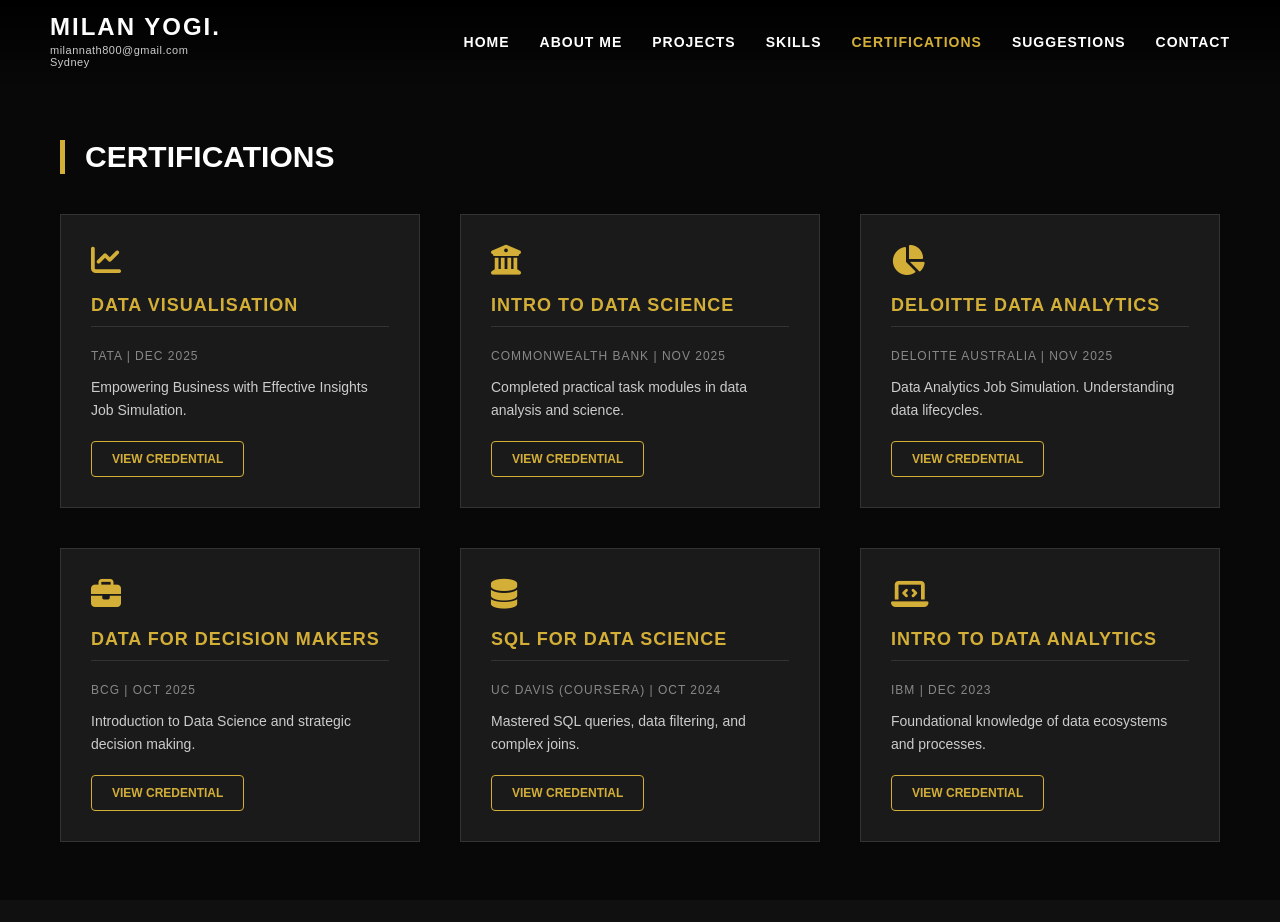
<file: Scripts/certifications.html>
<!DOCTYPE html>
<html lang="en">
<head>
    <meta charset="UTF-8">
    <meta name="viewport" content="width=device-width, initial-scale=1.0">

    <title>Certifications | Milan Yogi</title>

    <link rel="stylesheet" href="../style.css">

    <!-- Font Awesome -->
    <link rel="stylesheet"
          href="https://cdnjs.cloudflare.com/ajax/libs/font-awesome/6.5.1/css/all.min.css">
</head>

<body class="certifications-page">

    <div class="bg-overlay"></div>

    <!-- NAVIGATION -->
    <nav>
        <div class="logo-wrapper">

            <a href="../index.html" style="text-decoration:none;">
                <div class="logo">MILAN YOGI.</div>
            </a>

            <div class="contact-details">
                milannath800@gmail.com
            </div>

            <div class="contact-details">
                Sydney
            </div>

        </div>

        <ul class="nav-links">

            <li>
                <a href="../index.html">HOME</a>
            </li>

            <li>
                <a href="about.html">ABOUT ME</a>
            </li>

            <li>
                <a href="projects.html">PROJECTS</a>
            </li>

            <li>
                <a href="skills.html">SKILLS</a>
            </li>

            <li>
                <a href="certifications.html"
                   style="color:#D4AF37;">
                    CERTIFICATIONS
                </a>
            </li>

            <li>
                <a href="suggestions.html">SUGGESTIONS</a>
            </li>

            <li>
                <a href="contact.html">CONTACT</a>
            </li>

        </ul>
    </nav>


    <!-- CERTIFICATIONS SECTION -->
    <section class="page-content">

        <div class="container">

            <h2 class="section-title">
                Certifications
            </h2>

            <div class="card-grid">


                <!-- 1. TATA -->
                <div class="card cert-card">

                    <i class="fas fa-chart-line cert-icon"></i>

                    <h3>
                        Data Visualisation
                    </h3>

                    <p class="cert-provider">
                        Tata | Dec 2025
                    </p>

                    <p>
                        Empowering Business with Effective Insights
                        Job Simulation.
                    </p>

                    <a href="https://www.theforage.com/completion-certificates/ifobHAoMjQs9s6bKS/MyXvBcppsW2FkNYCX_ifobHAoMjQs9s6bKS_edyr3ELH2xNg6njSs_1766290670416_completion_certificate.pdf"
                       target="_blank"
                       class="btn-credential">
                        VIEW CREDENTIAL
                    </a>

                </div>


                <!-- 2. COMMONWEALTH BANK -->
                <div class="card cert-card">

                    <i class="fas fa-university cert-icon"></i>

                    <h3>
                        Intro to Data Science
                    </h3>

                    <p class="cert-provider">
                        Commonwealth Bank | Nov 2025
                    </p>

                    <p>
                        Completed practical task modules in
                        data analysis and science.
                    </p>

                    <a href="https://www.theforage.com/completion-certificates/2sNmYuurxgpFYawco/smwfytX3mcLboA9bf_2sNmYuurxgpFYawco_edyr3ELH2xNg6njSs_1763541239127_completion_certificate.pdf"
                       target="_blank"
                       class="btn-credential">
                        VIEW CREDENTIAL
                    </a>

                </div>


                <!-- 3. DELOITTE -->
                <div class="card cert-card">

                    <i class="fas fa-chart-pie cert-icon"></i>

                    <h3>
                        Deloitte Data Analytics
                    </h3>

                    <p class="cert-provider">
                        Deloitte Australia | Nov 2025
                    </p>

                    <p>
                        Data Analytics Job Simulation.
                        Understanding data lifecycles.
                    </p>

                    <a href="https://www.theforage.com/completion-certificates/9PBTqmSxAf6zZTseP/io9DzWKe3PTsiS6GG_9PBTqmSxAf6zZTseP_edyr3ELH2xNg6njSs_1763984989651_completion_certificate.pdf"
                       target="_blank"
                       class="btn-credential">
                        VIEW CREDENTIAL
                    </a>

                </div>


                <!-- 4. BCG -->
                <div class="card cert-card">

                    <i class="fas fa-briefcase cert-icon"></i>

                    <h3>
                        Data for Decision Makers
                    </h3>

                    <p class="cert-provider">
                        BCG | Oct 2025
                    </p>

                    <p>
                        Introduction to Data Science and
                        strategic decision making.
                    </p>

                    <a href="https://www.theforage.com/completion-certificates/SKZxezskWgmFjRvj9/Pchc5rEGyCeozqY5Z_SKZxezskWgmFjRvj9_edyr3ELH2xNg6njSs_1760440327187_completion_certificate.pdf"
                       target="_blank"
                       class="btn-credential">
                        VIEW CREDENTIAL
                    </a>

                </div>


                <!-- 5. UC DAVIS -->
                <div class="card cert-card">

                    <i class="fas fa-database cert-icon"></i>

                    <h3>
                        SQL for Data Science
                    </h3>

                    <p class="cert-provider">
                        UC Davis (Coursera) | Oct 2024
                    </p>

                    <p>
                        Mastered SQL queries, data filtering,
                        and complex joins.
                    </p>

                    <a href="https://www.coursera.org/account/accomplishments/verify/66WU5VE2K46Y"
                       target="_blank"
                       class="btn-credential">
                        VIEW CREDENTIAL
                    </a>

                </div>


                <!-- 6. IBM -->
                <div class="card cert-card">

                    <i class="fas fa-laptop-code cert-icon"></i>

                    <h3>
                        Intro to Data Analytics
                    </h3>

                    <p class="cert-provider">
                        IBM | Dec 2023
                    </p>

                    <p>
                        Foundational knowledge of data ecosystems
                        and processes.
                    </p>

                    <a href="https://www.coursera.org/account/accomplishments/verify/543QG8R4XF3A"
                       target="_blank"
                       class="btn-credential">
                        VIEW CREDENTIAL
                    </a>

                </div>


            </div>

        </div>

    </section>

</body>
</html>
</file>
<file: style.css>
/* =========================================
   1. GLOBAL RESET & BASE STYLES
   ========================================= */
* {
    margin: 0;
    padding: 0;
    box-sizing: border-box;
    font-family: 'Arial Black', sans-serif;
}

html {
    scroll-behavior: smooth;
}

body {
    background-color: #101010;
    color: white;
}

/* =========================================
   2. NAVIGATION
   ========================================= */
nav {
    display: flex;
    justify-content: space-between;
    align-items: center;
    padding: 15px 50px;
    position: fixed;
    width: 100%;
    z-index: 1000;
    background: linear-gradient(to bottom, rgba(0,0,0,0.95), transparent);
}

.logo-wrapper {
    display: flex;
    flex-direction: column;
}

.logo {
    font-size: 24px;
    letter-spacing: 2px;
    color: white;
    font-weight: 900;
    line-height: 1;
    margin-bottom: 5px;
    cursor: pointer;
}

.contact-details {
    font-size: 11px;
    font-family: sans-serif;
    color: #cccccc;
    font-weight: normal;
    letter-spacing: 0.5px;
    text-transform: none;
}

.nav-links {
    list-style: none;
    display: flex;
    gap: 30px;
    align-items: center;
}

.nav-links a {
    text-decoration: none;
    color: white;
    font-size: 14px;
    letter-spacing: 1px;
    text-transform: uppercase;
    font-weight: bold;
    transition: color 0.3s;
}

.nav-links a:hover {
    color: #D4AF37;
}

/* =========================================
   3. HERO SECTION (HOME PAGE)
   ========================================= */
.hero {
    height: 100vh;
    width: 100%;
    
    /* BACKGROUND IMAGE: bg.png */
    background-image: url('bg.png'); 
    background-size: cover;
    background-position: center;
    
    /* Dark overlay so text and your photo pop out */
    box-shadow: inset 0 0 0 2000px rgba(0, 0, 0, 0.6); 
    
    display: flex;
    align-items: center; 
    justify-content: space-between; 
    padding: 0 10%; 
}

/* Left Side (Text) */
.hero-content {
    max-width: 50%;
}

.hero-content h1 {
    font-size: 70px;
    line-height: 1;
    margin-bottom: 20px;
    text-transform: uppercase;
    font-style: italic;
    color: white;
}

.hero-content p {
    font-size: 18px;
    margin-bottom: 30px;
    color: #ccc;
    font-family: sans-serif;
    font-weight: normal;
}

.cta-button {
    display: inline-block;
    background-color: #D4AF37;
    color: black;
    padding: 15px 40px;
    text-decoration: none;
    font-weight: bold;
    text-transform: uppercase;
    transition: transform 0.2s;
}

.cta-button:hover {
    transform: scale(1.05);
}

/* Right Side (Your Photo - milan.jpg) */
.hero-image-container {
    position: relative;
    max-width: 400px;
}

.hero-image-container img {
    width: 100%;
    border-radius: 15px;
    border: 3px solid #D4AF37; /* Gold Border */
    box-shadow: 20px 20px 0px rgba(255, 255, 255, 0.1);
    transition: transform 0.3s ease;
}

.hero-image-container img:hover {
    transform: scale(1.02);
}

/* Mobile Responsiveness */
@media (max-width: 900px) {
    .hero {
        flex-direction: column-reverse;
        justify-content: center;
        text-align: center;
        padding-top: 100px;
    }
    .hero-content { max-width: 100%; margin-top: 30px; }
    .hero-content h1 { font-size: 40px; }
    .hero-image-container { max-width: 250px; margin: 0 auto; }
}

/* =========================================
   4. LAYOUTS
   ========================================= */
.dark-section {
    padding: 80px 50px;
    background-color: #101010;
}

.page-content {
    padding-top: 140px; 
    padding-bottom: 80px;
    min-height: 100vh;
}

.container {
    max-width: 1200px;
    margin: 0 auto;
    padding: 0 20px;
}

.section-title {
    font-size: 30px;
    margin-bottom: 40px;
    color: white;
    border-left: 5px solid #D4AF37;
    padding-left: 20px;
    text-transform: uppercase;
}

/* =========================================
   5. BACKGROUND FOR SKILLS & CERTS
   ========================================= */
/* This ensures bg.png loads on the other pages */
.skills-page {
    background: url('bg.png') no-repeat center center fixed !important;
    background-size: cover !important;
    margin: 0; 
}

/* The Overlay - Keeps it dark but readable */
.bg-overlay {
    position: fixed;
    top: 0;
    left: 0;
    width: 100%;
    height: 100%;
    background: rgba(0, 0, 0, 0.5); 
    z-index: -1;
}

/* =========================================
   6. CARD STYLES (Solid Dark - Like Screenshot)
   ========================================= */
.card-grid, .skills-grid {
    display: grid;
    grid-template-columns: repeat(auto-fit, minmax(350px, 1fr));
    gap: 40px;
}

/* Universal Card Style */
.card, .skill-card {
    background-color: #1a1a1a; /* Solid Dark Grey */
    padding: 30px;
    border: 1px solid #333;
    transition: transform 0.3s ease, border-color 0.3s ease;
}

.card:hover, .skill-card:hover {
    transform: translateY(-10px);
    border-color: #D4AF37; /* Gold Border */
}

/* Card Titles */
.card h3, .skill-card h3 {
    color: #D4AF37;
    margin-bottom: 20px;
    font-size: 18px;
    text-transform: uppercase;
    letter-spacing: 1px;
    border-bottom: 1px solid #333;
    padding-bottom: 10px;
}

/* Card Description Text */
.card p {
    color: #cccccc;
    font-size: 14px;
    line-height: 1.6;
    font-family: sans-serif;
    font-weight: normal;
}

/* Small Tags (e.g. PYTHON AUTOMATION) */
.card-tag {
    color: #D4AF37;
    font-size: 11px;
    font-weight: bold;
    letter-spacing: 1px;
    margin-bottom: 15px;
    font-family: sans-serif;
    display: inline-block;
    border-bottom: 2px solid #D4AF37;
    padding-bottom: 5px;
}

/* =========================================
   7. SKILLS LIST (Spacing Fix)
   ========================================= */
.tags-container {
    display: block;
    margin-top: 15px;
}

/* This adds space between MySQL, PostgreSQL, etc. */
.tags-container span {
    display: inline-block; 
    margin-right: 15px;    /* 15px Gap */
    margin-bottom: 10px;
    
    color: #e0e0e0;
    font-family: sans-serif;
    font-size: 14px;
    font-weight: bold;
    line-height: 1.5;
}

/* =========================================
   8. CERTIFICATIONS SPECIFIC
   ========================================= */
.cert-icon {
    font-size: 30px;
    color: #D4AF37;
    margin-bottom: 20px;
}

.cert-provider {
    color: #888 !important;
    font-size: 12px !important;
    text-transform: uppercase;
    letter-spacing: 1px;
    margin-bottom: 10px;
    font-weight: bold;
}

.btn-credential {
    display: inline-block;
    margin-top: 20px;
    padding: 10px 20px;
    border: 1px solid #D4AF37;
    color: #D4AF37;
    text-decoration: none;
    font-size: 12px;
    font-weight: bold;
    border-radius: 4px;
    transition: all 0.3s ease;
}

.btn-credential:hover {
    background-color: #D4AF37;
    color: black;
}
/* =========================================
   9. ABOUT PAGE SPECIFIC STYLES
   ========================================= */

/* Use the same background logic as skills page */
.about-page {
    background: url('bg.png') no-repeat center center fixed !important;
    background-size: cover !important;
    margin: 0;
}

/* Styling the Hobbies list inside the card */
.dark-hobbies-list {
    list-style: none;
    margin-top: 20px;
    padding: 0;
}

.dark-hobbies-list li {
    background-color: #252525; /* Slightly lighter than card background */
    border-left: 3px solid #D4AF37; /* Gold accent bar on left */
    padding: 15px;
    margin-bottom: 15px;
    border-radius: 0 5px 5px 0;
    font-family: sans-serif;
    color: #ccc;
    font-size: 14px;
    transition: transform 0.2s;
}

.dark-hobbies-list li:hover {
    transform: translateX(5px); /* Slight movement effect */
    background-color: #333;
}

.hobby-icon {
    font-size: 18px;
    margin-right: 10px;
}

/* Ensure strong tags inside the list are white */
.dark-hobbies-list strong {
    color: white;
}
/* =========================================
   10. PROJECTS PAGE STYLES
   ========================================= */

/* Reuse the background logic */
.projects-page {
    background: url('bg.png') no-repeat center center fixed !important;
    background-size: cover !important;
    margin: 0;
}

/* Container for the file buttons */
.project-file-container {
    margin-top: 25px;
    padding-top: 20px;
    border-top: 1px dashed #333;
    display: flex;
    gap: 15px; /* Space between buttons */
    flex-wrap: wrap;
}

/* The File Buttons (Dark with Gold Text) */
.btn-project {
    text-decoration: none;
    font-size: 11px;
    font-family: sans-serif;
    font-weight: bold;
    color: #D4AF37; /* Gold Text */
    background-color: #000;
    padding: 10px 15px;
    border: 1px solid #333;
    border-radius: 4px;
    transition: all 0.3s ease;
    display: inline-flex;
    align-items: center;
    gap: 5px;
}

/* Hover Effect for buttons */
.btn-project:hover {
    background-color: #D4AF37;
    color: #000;
    border-color: #D4AF37;
}
/* =========================================
   12. CONTACT PAGE STYLES
   ========================================= */

.contact-page {
    background: url('bg.png') no-repeat center center fixed !important;
    background-size: cover !important;
    margin: 0;
}

/* Grid layout for contact cards */
.contact-grid {
    display: grid;
    grid-template-columns: repeat(auto-fit, minmax(300px, 1fr));
    gap: 30px;
}

/* Specific styling for Contact Cards (Centered content) */
.contact-card {
    background-color: #1a1a1a;
    padding: 40px 20px;
    border: 1px solid #333;
    text-align: center; /* Center everything */
    transition: transform 0.3s ease, border-color 0.3s ease;
}

.contact-card:hover {
    transform: translateY(-5px);
    border-color: #D4AF37;
}

.contact-card h3 {
    color: white;
    margin-bottom: 10px;
    font-size: 16px;
    letter-spacing: 2px;
}

.contact-card p {
    color: #ccc;
    margin-bottom: 20px;
    font-family: sans-serif;
}

/* Large Gold Icons */
.contact-icon {
    font-size: 40px;
    color: #D4AF37;
    margin-bottom: 25px;
}

/* The clickable links inside the cards */
.contact-link {
    display: inline-block;
    padding: 8px 20px;
    border: 1px solid #D4AF37;
    color: #D4AF37;
    text-decoration: none;
    font-size: 12px;
    font-weight: bold;
    border-radius: 4px;
    transition: all 0.3s;
}

.contact-link:hover {
    background-color: #D4AF37;
    color: black;
}
/* =========================================
   13. SUGGESTIONS / FORM STYLES
   ========================================= */

.suggestions-page {
    background: url('bg.png') no-repeat center center fixed !important;
    background-size: cover !important;
    margin: 0;
}

.form-container {
    background: linear-gradient(145deg, #1e1e1e, #0d0d0d);
    padding: 40px;
    border-radius: 12px;
    border: 1px solid #333;
    max-width: 700px;
    margin: 0 auto; /* Center the form */
    box-shadow: 0 10px 30px rgba(0,0,0,0.5);
}

.form-grid {
    display: grid;
    grid-template-columns: 1fr 1fr;
    gap: 20px;
}

.form-group {
    margin-bottom: 20px;
    display: flex;
    flex-direction: column;
}

.form-group label {
    color: #D4AF37;
    font-size: 12px;
    font-weight: bold;
    margin-bottom: 8px;
    text-transform: uppercase;
    letter-spacing: 1px;
}

/* Inputs and Textareas */
input, textarea {
    background-color: #0d0d0d;
    border: 1px solid #333;
    padding: 15px;
    color: white;
    border-radius: 5px;
    font-size: 14px;
    font-family: sans-serif;
    outline: none;
    transition: border-color 0.3s;
}

input:focus, textarea:focus {
    border-color: #D4AF37; /* Gold border when typing */
}

/* The Submit Button */
.btn-submit {
    background-color: #D4AF37;
    color: black;
    border: none;
    padding: 15px 30px;
    font-size: 14px;
    font-weight: bold;
    cursor: pointer;
    text-transform: uppercase;
    border-radius: 5px;
    width: 100%;
    transition: transform 0.2s, background-color 0.3s;
}

.btn-submit:hover {
    background-color: white;
    transform: translateY(-2px);
}

/* Mobile: Stack the top two inputs */
@media (max-width: 600px) {
    .form-grid {
        grid-template-columns: 1fr;
    }
}
/* =========================================
   14. DATE PICKER FIX (DARK MODE)
   ========================================= */

/* This targets the internal calendar icon in Chrome/Edge */
input[type="date"]::-webkit-calendar-picker-indicator {
    filter: invert(1); /* Turns black icon to white */
    cursor: pointer;
    opacity: 0.6;      /* Makes it slightly subtle */
    transition: 0.3s;
}

/* Make it bright white when you hover over it */
input[type="date"]::-webkit-calendar-picker-indicator:hover {
    opacity: 1;
}

/* Ensure the text inside matches your theme */
input[type="date"] {
    color-scheme: dark; /* Tells browser this is a dark theme input */
    color: white;
}
</file>
